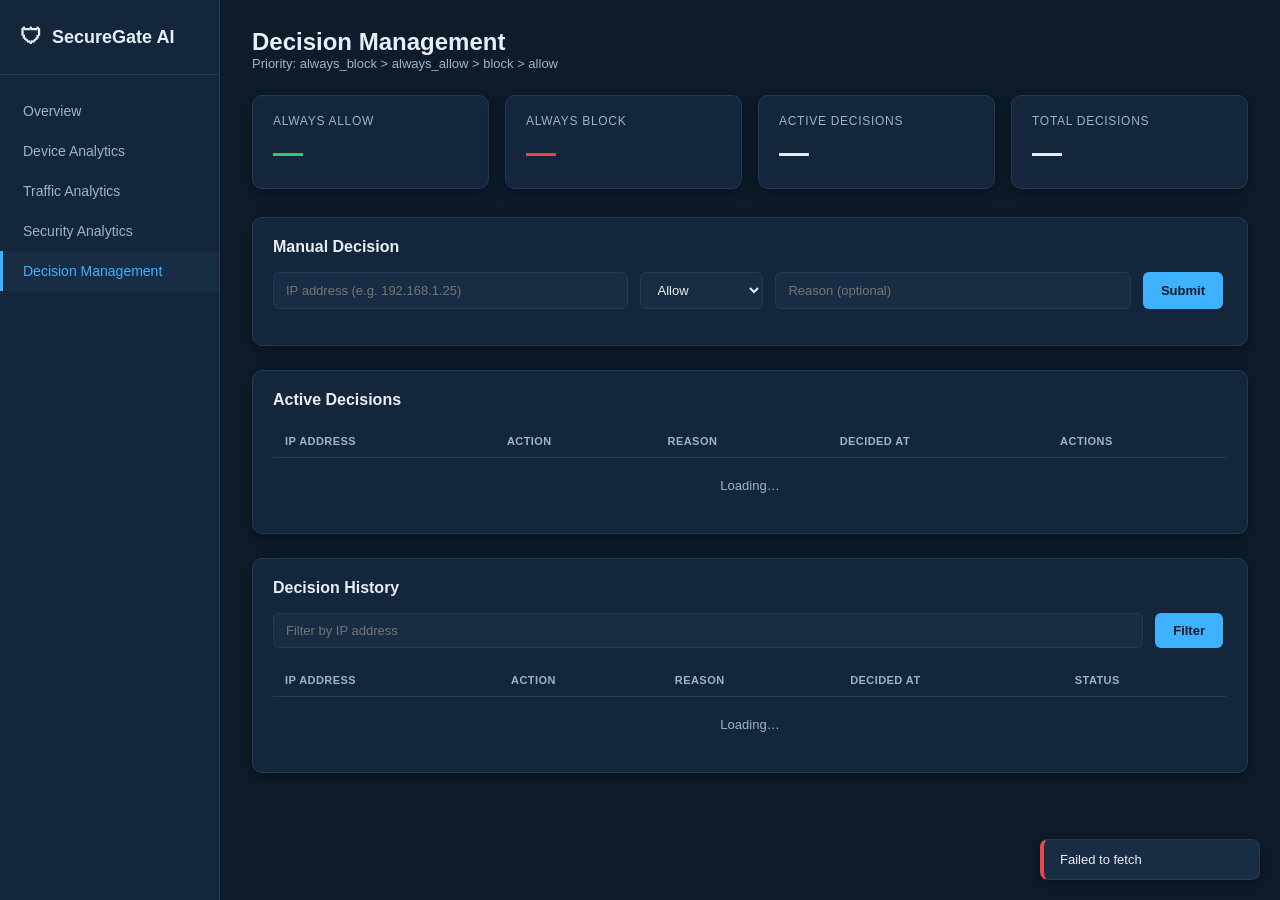
<file: frontend/decisions.html>
<!DOCTYPE html>
<html lang="en">
<head>
<meta charset="UTF-8" />
<meta name="viewport" content="width=device-width, initial-scale=1.0" />
<title>SecureGate AI — Decision Management</title>
<link rel="stylesheet" href="css/style.css" />
</head>
<body>
<div class="app-shell">
  <nav class="sidebar">
    <div class="brand"><span class="shield">🛡</span> SecureGate AI</div>
    <a class="nav-link" href="index.html">Overview</a>
    <a class="nav-link" href="devices.html">Device Analytics</a>
    <a class="nav-link" href="traffic.html">Traffic Analytics</a>
    <a class="nav-link" href="security.html">Security Analytics</a>
    <a class="nav-link active" href="decisions.html">Decision Management</a>
  </nav>

  <main class="main">
    <div class="page-header">
      <div>
        <h1>Decision Management</h1>
        <div class="subtitle">Priority: always_block &gt; always_allow &gt; block &gt; allow</div>
      </div>
    </div>

    <div class="kpi-grid">
      <div class="kpi-card"><div class="label">Always Allow</div><div class="value green" id="kpi-always-allow">—</div></div>
      <div class="kpi-card"><div class="label">Always Block</div><div class="value red" id="kpi-always-block">—</div></div>
      <div class="kpi-card"><div class="label">Active Decisions</div><div class="value" id="kpi-active">—</div></div>
      <div class="kpi-card"><div class="label">Total Decisions</div><div class="value" id="kpi-total">—</div></div>
    </div>

    <div class="panel">
      <h2>Manual Decision</h2>
      <form id="decision-form" class="form-row">
        <input type="text" id="form-ip" placeholder="IP address (e.g. 192.168.1.25)" required />
        <select id="form-action">
          <option value="allow">Allow</option>
          <option value="block">Block</option>
          <option value="always_allow">Always Allow</option>
          <option value="always_block">Always Block</option>
        </select>
        <input type="text" id="form-reason" placeholder="Reason (optional)" />
        <button type="submit" class="btn primary">Submit</button>
      </form>
    </div>

    <div class="panel">
      <h2>Active Decisions</h2>
      <table>
        <thead><tr><th>IP Address</th><th>Action</th><th>Reason</th><th>Decided At</th><th>Actions</th></tr></thead>
        <tbody id="active-decisions-body">
          <tr><td colspan="5" class="empty-state loading-dot">Loading</td></tr>
        </tbody>
      </table>
    </div>

    <div class="panel">
      <h2>Decision History</h2>
      <div class="form-row">
        <input type="text" id="history-ip-filter" placeholder="Filter by IP address" />
        <button class="btn primary" id="history-filter-btn">Filter</button>
      </div>
      <table>
        <thead><tr><th>IP Address</th><th>Action</th><th>Reason</th><th>Decided At</th><th>Status</th></tr></thead>
        <tbody id="history-body">
          <tr><td colspan="5" class="empty-state loading-dot">Loading</td></tr>
        </tbody>
      </table>
    </div>
  </main>
</div>

<script src="js/api.js"></script>
<script src="js/decisions.js"></script>
</body>
</html>
</file>
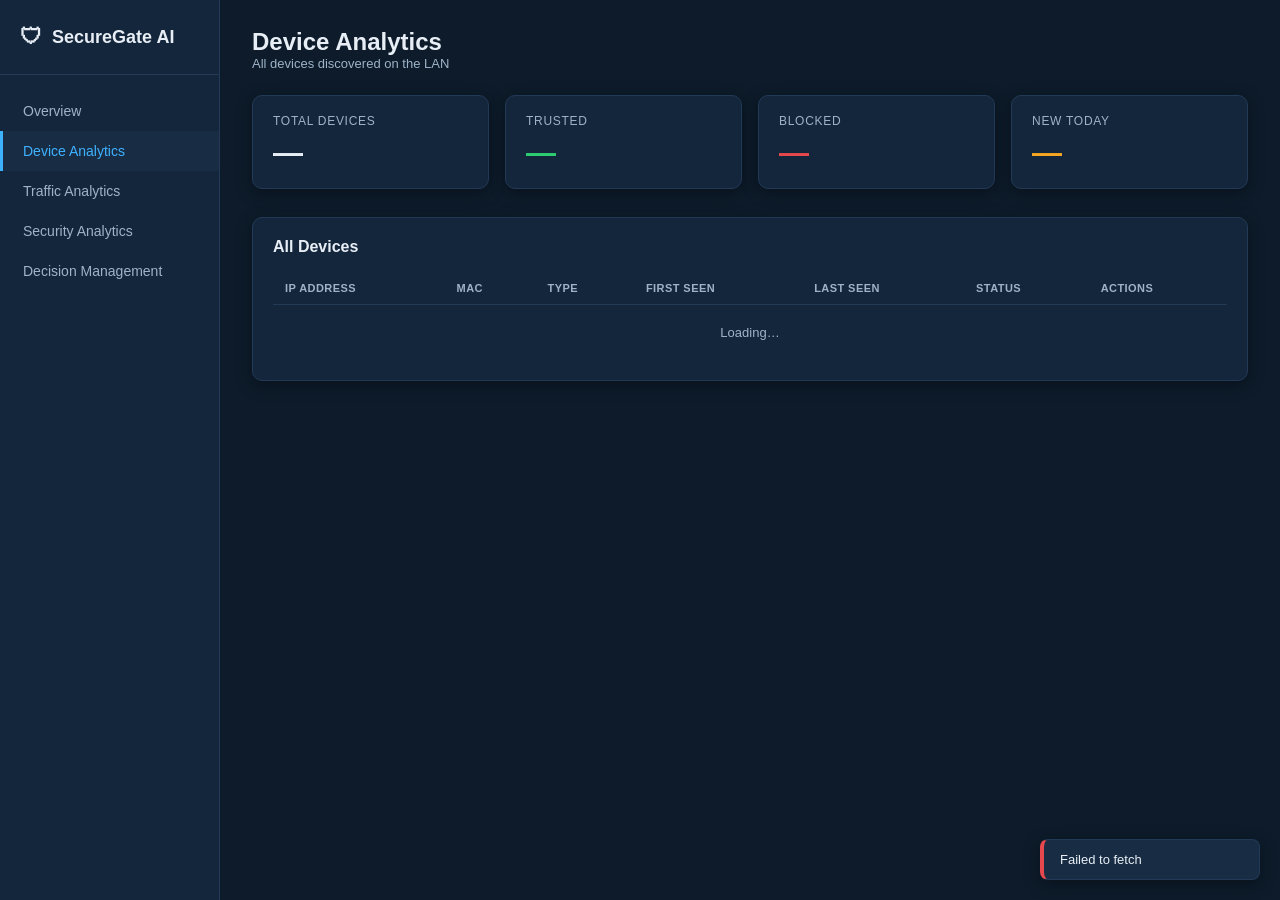
<file: frontend/devices.html>
<!DOCTYPE html>
<html lang="en">
<head>
<meta charset="UTF-8" />
<meta name="viewport" content="width=device-width, initial-scale=1.0" />
<title>SecureGate AI — Device Analytics</title>
<link rel="stylesheet" href="css/style.css" />
</head>
<body>
<div class="app-shell">
  <nav class="sidebar">
    <div class="brand"><span class="shield">🛡</span> SecureGate AI</div>
    <a class="nav-link" href="index.html">Overview</a>
    <a class="nav-link active" href="devices.html">Device Analytics</a>
    <a class="nav-link" href="traffic.html">Traffic Analytics</a>
    <a class="nav-link" href="security.html">Security Analytics</a>
    <a class="nav-link" href="decisions.html">Decision Management</a>
  </nav>

  <main class="main">
    <div class="page-header">
      <div>
        <h1>Device Analytics</h1>
        <div class="subtitle">All devices discovered on the LAN</div>
      </div>
    </div>

    <div class="kpi-grid">
      <div class="kpi-card"><div class="label">Total Devices</div><div class="value" id="kpi-total">—</div></div>
      <div class="kpi-card"><div class="label">Trusted</div><div class="value green" id="kpi-trusted">—</div></div>
      <div class="kpi-card"><div class="label">Blocked</div><div class="value red" id="kpi-blocked">—</div></div>
      <div class="kpi-card"><div class="label">New Today</div><div class="value amber" id="kpi-new-today">—</div></div>
    </div>

    <div class="panel">
      <h2>All Devices</h2>
      <table>
        <thead>
          <tr>
            <th>IP Address</th><th>MAC</th><th>Type</th><th>First Seen</th>
            <th>Last Seen</th><th>Status</th><th>Actions</th>
          </tr>
        </thead>
        <tbody id="devices-body">
          <tr><td colspan="7" class="empty-state loading-dot">Loading</td></tr>
        </tbody>
      </table>
    </div>
  </main>
</div>

<script src="js/api.js"></script>
<script src="js/devices.js"></script>
</body>
</html>
</file>
<file: frontend/css/style.css>
/* SecureGate AI — Dashboard theme (Section 10.1)
   Dark navy professional theme, CSS custom properties for consistent
   theming across all four pages. No build step required. */

:root {
  --bg: #0d1b2a;
  --bg-panel: #14263b;
  --bg-panel-alt: #182c44;
  --border: #223a56;
  --text: #e8eef5;
  --text-dim: #9fb3c8;
  --accent: #3fb2ff;
  --accent-dim: #2a4a66;
  --green: #2ecc71;
  --amber: #f5a623;
  --red: #e5484d;
  --green-bg: rgba(46, 204, 113, 0.15);
  --amber-bg: rgba(245, 166, 35, 0.15);
  --red-bg: rgba(229, 72, 77, 0.15);
  --radius: 10px;
  --shadow: 0 4px 16px rgba(0, 0, 0, 0.35);
}

* { box-sizing: border-box; }

body {
  margin: 0;
  font-family: "Segoe UI", "Inter", -apple-system, BlinkMacSystemFont, sans-serif;
  background: var(--bg);
  color: var(--text);
  min-height: 100vh;
}

a { color: var(--accent); text-decoration: none; }

/* ---------- Layout ---------- */

.app-shell {
  display: flex;
  min-height: 100vh;
}

.sidebar {
  width: 220px;
  flex-shrink: 0;
  background: var(--bg-panel);
  border-right: 1px solid var(--border);
  padding: 24px 0;
  position: sticky;
  top: 0;
  height: 100vh;
}

.sidebar .brand {
  display: flex;
  align-items: center;
  gap: 10px;
  padding: 0 20px 24px;
  font-weight: 700;
  font-size: 18px;
  border-bottom: 1px solid var(--border);
  margin-bottom: 16px;
}

.sidebar .brand .shield { font-size: 22px; }

.nav-link {
  display: block;
  padding: 12px 20px;
  color: var(--text-dim);
  font-size: 14px;
  font-weight: 500;
  border-left: 3px solid transparent;
  transition: background 0.15s, color 0.15s;
}

.nav-link:hover { background: var(--bg-panel-alt); color: var(--text); }

.nav-link.active {
  background: var(--bg-panel-alt);
  color: var(--accent);
  border-left-color: var(--accent);
}

.main {
  flex: 1;
  padding: 28px 32px 60px;
  max-width: 1400px;
}

.page-header {
  display: flex;
  justify-content: space-between;
  align-items: baseline;
  margin-bottom: 24px;
  flex-wrap: wrap;
  gap: 8px;
}

.page-header h1 { margin: 0; font-size: 24px; }
.page-header .subtitle { color: var(--text-dim); font-size: 13px; }

/* ---------- KPI cards ---------- */

.kpi-grid {
  display: grid;
  grid-template-columns: repeat(4, 1fr);
  gap: 16px;
  margin-bottom: 28px;
}

@media (max-width: 1100px) { .kpi-grid { grid-template-columns: repeat(2, 1fr); } }
@media (max-width: 640px) { .kpi-grid { grid-template-columns: 1fr; } .sidebar { display: none; } }

.kpi-card {
  background: var(--bg-panel);
  border: 1px solid var(--border);
  border-radius: var(--radius);
  padding: 18px 20px;
  box-shadow: var(--shadow);
}

.kpi-card .label {
  font-size: 12px;
  text-transform: uppercase;
  letter-spacing: 0.06em;
  color: var(--text-dim);
  margin-bottom: 8px;
}

.kpi-card .value { font-size: 30px; font-weight: 700; }
.kpi-card .value.green { color: var(--green); }
.kpi-card .value.amber { color: var(--amber); }
.kpi-card .value.red { color: var(--red); }

/* ---------- Panels / charts ---------- */

.panel {
  background: var(--bg-panel);
  border: 1px solid var(--border);
  border-radius: var(--radius);
  padding: 20px;
  margin-bottom: 24px;
  box-shadow: var(--shadow);
}

.panel h2 {
  margin: 0 0 16px;
  font-size: 16px;
  color: var(--text);
}

.chart-grid {
  display: grid;
  grid-template-columns: 1fr 1fr;
  gap: 20px;
}

@media (max-width: 900px) { .chart-grid { grid-template-columns: 1fr; } }

.chart-wrap { position: relative; height: 260px; }

/* ---------- Tables ---------- */

table { width: 100%; border-collapse: collapse; font-size: 13px; }

th {
  text-align: left;
  color: var(--text-dim);
  font-weight: 600;
  text-transform: uppercase;
  font-size: 11px;
  letter-spacing: 0.04em;
  padding: 10px 12px;
  border-bottom: 1px solid var(--border);
}

td { padding: 10px 12px; border-bottom: 1px solid var(--border); vertical-align: middle; }
tr:last-child td { border-bottom: none; }
tr.inactive-row { opacity: 0.5; }
tr:hover td { background: var(--bg-panel-alt); }

.mono { font-family: "SFMono-Regular", Consolas, monospace; }

/* ---------- Badges ---------- */

.badge {
  display: inline-block;
  padding: 3px 10px;
  border-radius: 999px;
  font-size: 11px;
  font-weight: 600;
  text-transform: uppercase;
  letter-spacing: 0.03em;
}

.badge.low, .badge.trusted, .badge.allow, .badge.always_allow { background: var(--green-bg); color: var(--green); }
.badge.medium { background: var(--amber-bg); color: var(--amber); }
.badge.high, .badge.blocked, .badge.block, .badge.always_block { background: var(--red-bg); color: var(--red); }
.badge.dns { background: rgba(63, 178, 255, 0.15); color: var(--accent); }
.badge.tcp { background: rgba(46, 204, 113, 0.15); color: var(--green); }
.badge.icmp { background: rgba(245, 166, 35, 0.15); color: var(--amber); }
.badge.other { background: var(--accent-dim); color: var(--text-dim); }
.badge.active { background: var(--green-bg); color: var(--green); }

/* ---------- Buttons ---------- */

.btn {
  display: inline-block;
  border: none;
  border-radius: 6px;
  padding: 6px 12px;
  font-size: 12px;
  font-weight: 600;
  cursor: pointer;
  margin-right: 4px;
  transition: opacity 0.15s;
}

.btn:hover { opacity: 0.85; }
.btn.allow { background: var(--green); color: #0d1b2a; }
.btn.block { background: var(--red); color: #fff; }
.btn.always_allow { background: var(--green-bg); color: var(--green); border: 1px solid var(--green); }
.btn.always_block { background: var(--red-bg); color: var(--red); border: 1px solid var(--red); }
.btn.revoke { background: var(--accent-dim); color: var(--text); }
.btn.primary { background: var(--accent); color: #0d1b2a; padding: 10px 18px; font-size: 13px; }

.btn-group { display: flex; gap: 4px; flex-wrap: wrap; }

/* ---------- Forms ---------- */

.form-row { display: flex; gap: 12px; flex-wrap: wrap; margin-bottom: 16px; }

.form-row input, .form-row select {
  background: var(--bg-panel-alt);
  border: 1px solid var(--border);
  color: var(--text);
  padding: 9px 12px;
  border-radius: 6px;
  font-size: 13px;
}

.form-row input { flex: 1; min-width: 180px; }

/* ---------- Toasts ---------- */

#toast-container {
  position: fixed;
  bottom: 20px;
  right: 20px;
  display: flex;
  flex-direction: column;
  gap: 10px;
  z-index: 1000;
}

.toast {
  background: var(--bg-panel-alt);
  border: 1px solid var(--border);
  border-left: 4px solid var(--accent);
  color: var(--text);
  padding: 12px 16px;
  border-radius: 8px;
  box-shadow: var(--shadow);
  font-size: 13px;
  min-width: 220px;
  animation: toast-in 0.2s ease-out;
}

.toast.success { border-left-color: var(--green); }
.toast.error { border-left-color: var(--red); }

@keyframes toast-in {
  from { opacity: 0; transform: translateY(8px); }
  to { opacity: 1; transform: translateY(0); }
}

.empty-state { color: var(--text-dim); font-size: 13px; padding: 20px; text-align: center; }
.loading-dot::after { content: "…"; }
</file>
